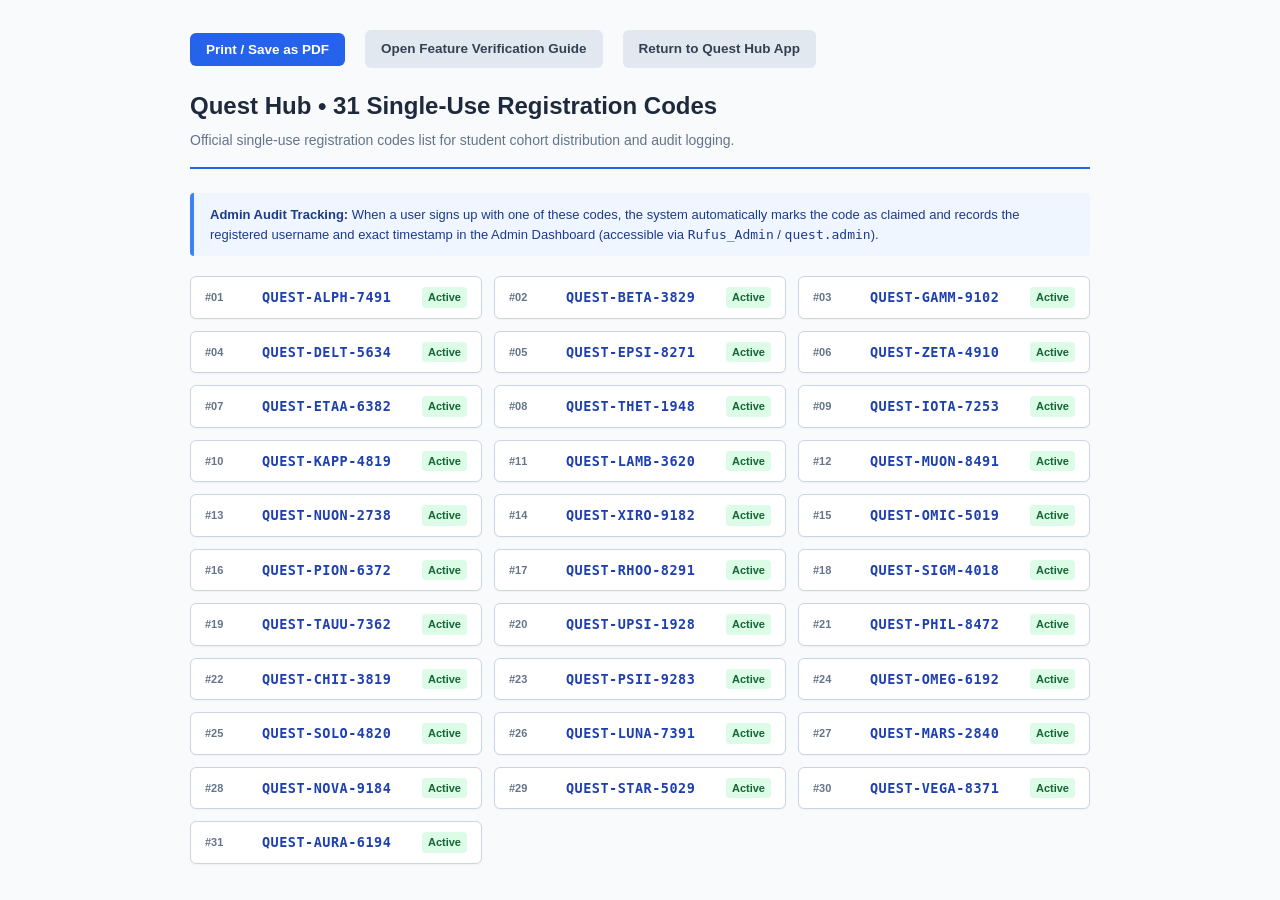
<file: public/invite_codes_roster.html>
<!DOCTYPE html>
<html lang="en">
<head>
  <meta charset="UTF-8">
  <meta name="viewport" content="width=device-width, initial-scale=1.0">
  <title>Quest Hub - 31 Working Single-Use Invite Codes Roster</title>
  <style>
    @media print {
      body { font-size: 10.5pt; padding: 10px; }
      .no-print { display: none; }
      .page-break { page-break-before: always; }
    }
    body {
      font-family: -apple-system, BlinkMacSystemFont, "Segoe UI", Roboto, Helvetica, Arial, sans-serif;
      line-height: 1.5;
      color: #0f172a;
      max-width: 900px;
      margin: 0 auto;
      padding: 30px 20px;
      background: #f8fafc;
    }
    .header {
      border-bottom: 2px solid #2563eb;
      padding-bottom: 16px;
      margin-bottom: 24px;
    }
    h1 { margin: 0 0 6px 0; font-size: 24px; color: #1e293b; }
    p { margin: 0; color: #64748b; font-size: 14px; }
    .grid {
      display: grid;
      grid-template-columns: repeat(auto-fill, minmax(260px, 1fr));
      gap: 12px;
      margin-top: 20px;
    }
    .code-card {
      background: #ffffff;
      border: 1px solid #cbd5e1;
      border-radius: 6px;
      padding: 10px 14px;
      display: flex;
      justify-content: space-between;
      align-items: center;
      box-shadow: 0 1px 2px rgba(0,0,0,0.04);
    }
    .code-num {
      font-size: 11px;
      font-weight: 700;
      color: #64748b;
      margin-right: 8px;
    }
    .code-text {
      font-family: "JetBrains Mono", Consolas, monospace;
      font-size: 13.5px;
      font-weight: 700;
      color: #1e40af;
      letter-spacing: 0.5px;
    }
    .code-status {
      font-size: 11px;
      font-weight: 600;
      padding: 2px 6px;
      border-radius: 4px;
      background: #dcfce7;
      color: #166534;
    }
    .btn {
      background: #2563eb;
      color: #fff;
      border: none;
      padding: 9px 16px;
      border-radius: 6px;
      font-weight: 600;
      cursor: pointer;
      font-size: 13.5px;
      text-decoration: none;
      display: inline-block;
    }
    .btn:hover { background: #1d4ed8; }
    .btn-secondary {
      background: #e2e8f0;
      color: #334155;
      margin-left: 10px;
    }
    .notice {
      background: #eff6ff;
      border-left: 4px solid #3b82f6;
      padding: 12px 16px;
      margin-top: 20px;
      border-radius: 4px;
      font-size: 13px;
      color: #1e3a8a;
    }
  </style>
</head>
<body>
  <div class="no-print" style="margin-bottom: 20px; display: flex; gap: 10px; align-items: center;">
    <button class="btn" onclick="window.print()">Print / Save as PDF</button>
    <a href="/public/quest_hub_guide.html" class="btn btn-secondary">Open Feature Verification Guide</a>
    <a href="/" class="btn btn-secondary">Return to Quest Hub App</a>
  </div>

  <div class="header">
    <h1>Quest Hub • 31 Single-Use Registration Codes</h1>
    <p>Official single-use registration codes list for student cohort distribution and audit logging.</p>
  </div>

  <div class="notice">
    <strong>Admin Audit Tracking:</strong> When a user signs up with one of these codes, the system automatically marks the code as claimed and records the registered username and exact timestamp in the Admin Dashboard (accessible via <code>Rufus_Admin</code> / <code>quest.admin</code>).
  </div>

  <div class="grid">
    <div class="code-card"><span class="code-num">#01</span><span class="code-text">QUEST-ALPH-7491</span><span class="code-status">Active</span></div>
    <div class="code-card"><span class="code-num">#02</span><span class="code-text">QUEST-BETA-3829</span><span class="code-status">Active</span></div>
    <div class="code-card"><span class="code-num">#03</span><span class="code-text">QUEST-GAMM-9102</span><span class="code-status">Active</span></div>
    <div class="code-card"><span class="code-num">#04</span><span class="code-text">QUEST-DELT-5634</span><span class="code-status">Active</span></div>
    <div class="code-card"><span class="code-num">#05</span><span class="code-text">QUEST-EPSI-8271</span><span class="code-status">Active</span></div>
    <div class="code-card"><span class="code-num">#06</span><span class="code-text">QUEST-ZETA-4910</span><span class="code-status">Active</span></div>
    <div class="code-card"><span class="code-num">#07</span><span class="code-text">QUEST-ETAA-6382</span><span class="code-status">Active</span></div>
    <div class="code-card"><span class="code-num">#08</span><span class="code-text">QUEST-THET-1948</span><span class="code-status">Active</span></div>
    <div class="code-card"><span class="code-num">#09</span><span class="code-text">QUEST-IOTA-7253</span><span class="code-status">Active</span></div>
    <div class="code-card"><span class="code-num">#10</span><span class="code-text">QUEST-KAPP-4819</span><span class="code-status">Active</span></div>
    <div class="code-card"><span class="code-num">#11</span><span class="code-text">QUEST-LAMB-3620</span><span class="code-status">Active</span></div>
    <div class="code-card"><span class="code-num">#12</span><span class="code-text">QUEST-MUON-8491</span><span class="code-status">Active</span></div>
    <div class="code-card"><span class="code-num">#13</span><span class="code-text">QUEST-NUON-2738</span><span class="code-status">Active</span></div>
    <div class="code-card"><span class="code-num">#14</span><span class="code-text">QUEST-XIRO-9182</span><span class="code-status">Active</span></div>
    <div class="code-card"><span class="code-num">#15</span><span class="code-text">QUEST-OMIC-5019</span><span class="code-status">Active</span></div>
    <div class="code-card"><span class="code-num">#16</span><span class="code-text">QUEST-PION-6372</span><span class="code-status">Active</span></div>
    <div class="code-card"><span class="code-num">#17</span><span class="code-text">QUEST-RHOO-8291</span><span class="code-status">Active</span></div>
    <div class="code-card"><span class="code-num">#18</span><span class="code-text">QUEST-SIGM-4018</span><span class="code-status">Active</span></div>
    <div class="code-card"><span class="code-num">#19</span><span class="code-text">QUEST-TAUU-7362</span><span class="code-status">Active</span></div>
    <div class="code-card"><span class="code-num">#20</span><span class="code-text">QUEST-UPSI-1928</span><span class="code-status">Active</span></div>
    <div class="code-card"><span class="code-num">#21</span><span class="code-text">QUEST-PHIL-8472</span><span class="code-status">Active</span></div>
    <div class="code-card"><span class="code-num">#22</span><span class="code-text">QUEST-CHII-3819</span><span class="code-status">Active</span></div>
    <div class="code-card"><span class="code-num">#23</span><span class="code-text">QUEST-PSII-9283</span><span class="code-status">Active</span></div>
    <div class="code-card"><span class="code-num">#24</span><span class="code-text">QUEST-OMEG-6192</span><span class="code-status">Active</span></div>
    <div class="code-card"><span class="code-num">#25</span><span class="code-text">QUEST-SOLO-4820</span><span class="code-status">Active</span></div>
    <div class="code-card"><span class="code-num">#26</span><span class="code-text">QUEST-LUNA-7391</span><span class="code-status">Active</span></div>
    <div class="code-card"><span class="code-num">#27</span><span class="code-text">QUEST-MARS-2840</span><span class="code-status">Active</span></div>
    <div class="code-card"><span class="code-num">#28</span><span class="code-text">QUEST-NOVA-9184</span><span class="code-status">Active</span></div>
    <div class="code-card"><span class="code-num">#29</span><span class="code-text">QUEST-STAR-5029</span><span class="code-status">Active</span></div>
    <div class="code-card"><span class="code-num">#30</span><span class="code-text">QUEST-VEGA-8371</span><span class="code-status">Active</span></div>
    <div class="code-card"><span class="code-num">#31</span><span class="code-text">QUEST-AURA-6194</span><span class="code-status">Active</span></div>
  </div>
</body>
</html>
</file>
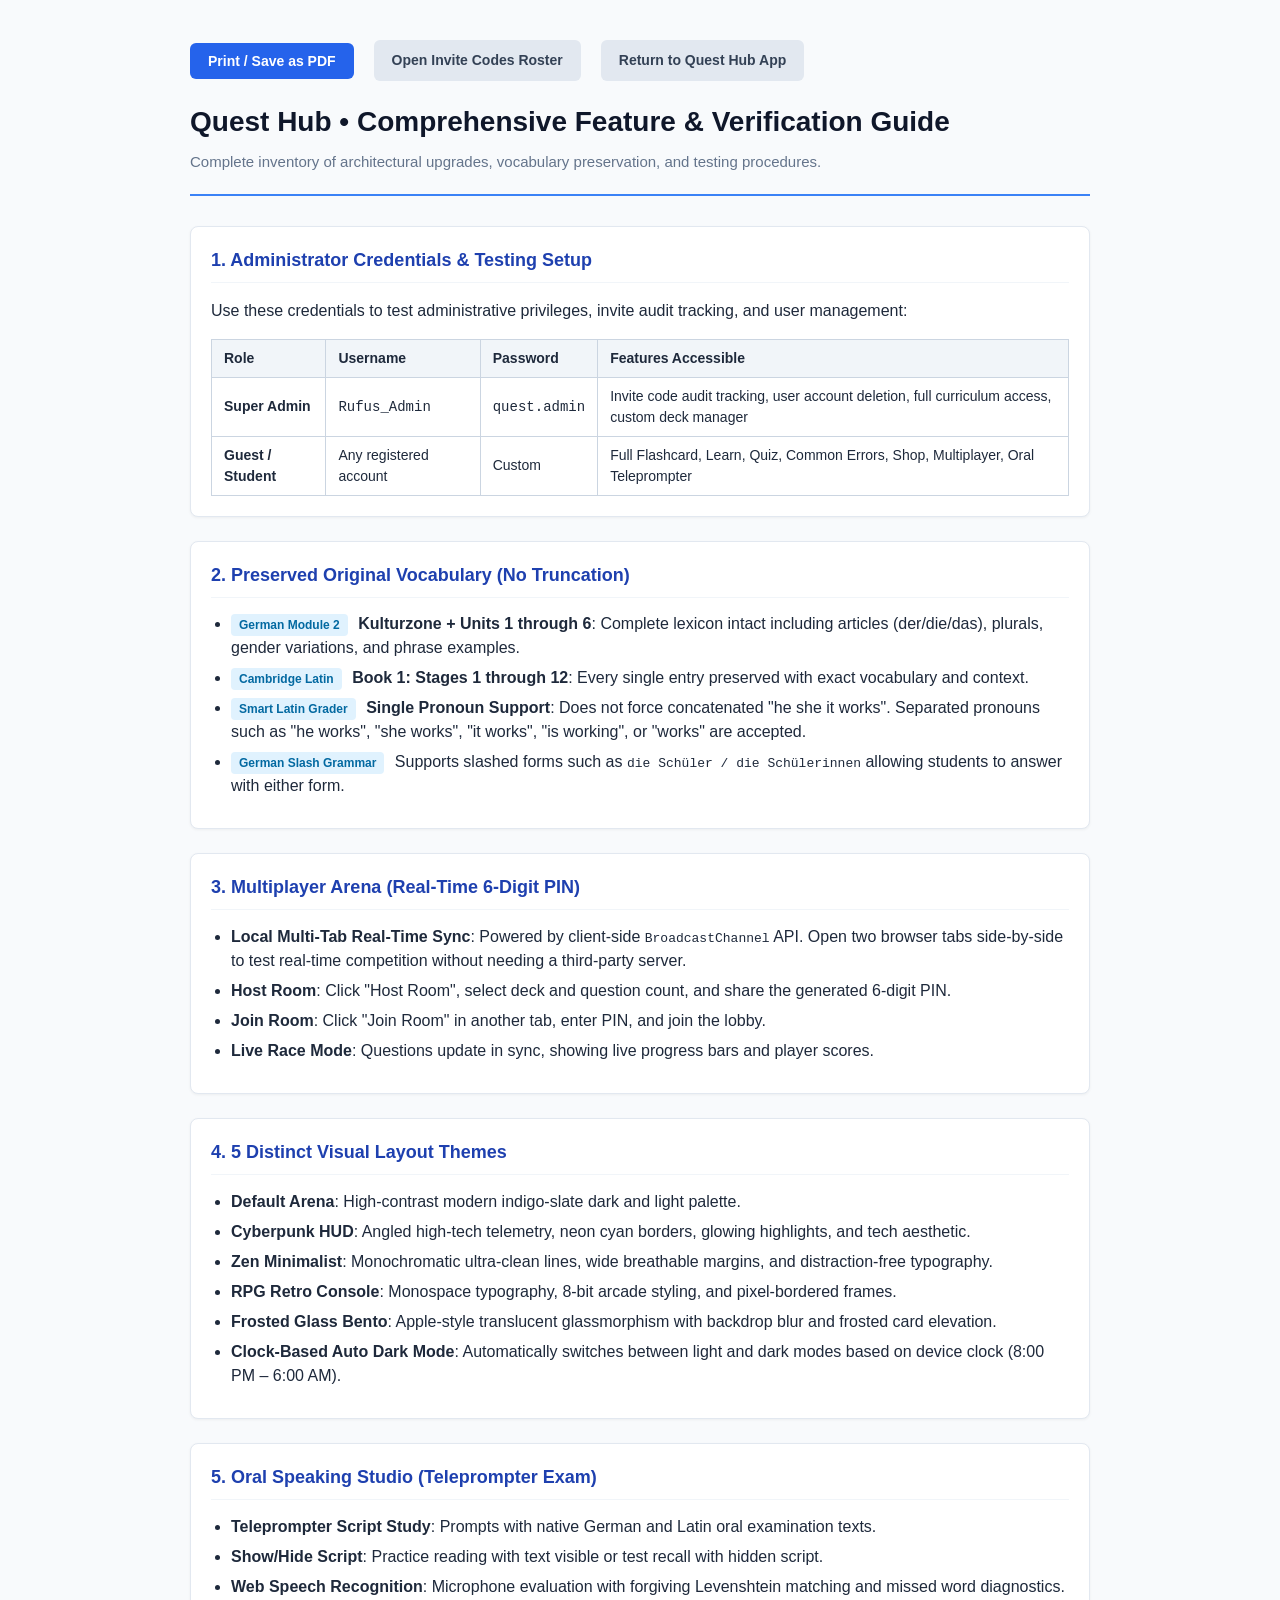
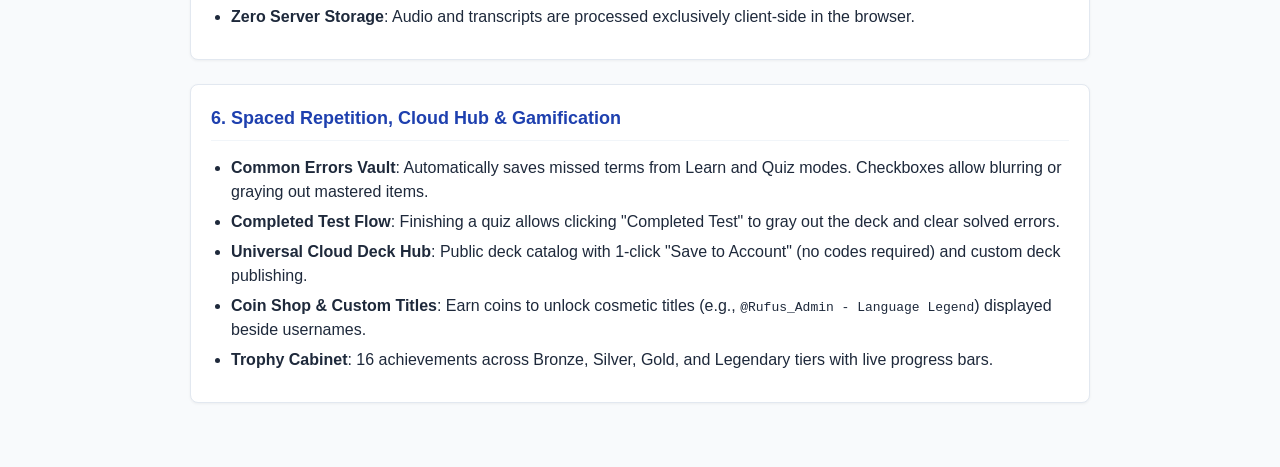
<file: public/quest_hub_guide.html>
<!DOCTYPE html>
<html lang="en">
<head>
  <meta charset="UTF-8">
  <meta name="viewport" content="width=device-width, initial-scale=1.0">
  <title>Quest Hub - Feature & Edit Verification Guide</title>
  <style>
    @media print {
      body { font-size: 11pt; }
      .no-print { display: none; }
      .page-break { page-break-before: always; }
    }
    body {
      font-family: -apple-system, BlinkMacSystemFont, "Segoe UI", Roboto, Helvetica, Arial, sans-serif;
      line-height: 1.5;
      color: #1e293b;
      max-width: 900px;
      margin: 0 auto;
      padding: 40px 24px;
      background: #f8fafc;
    }
    .header {
      border-bottom: 2px solid #3b82f6;
      padding-bottom: 20px;
      margin-bottom: 30px;
    }
    h1 { color: #0f172a; margin: 0 0 8px 0; font-size: 28px; }
    .subtitle { color: #64748b; font-size: 15px; margin: 0; }
    .card {
      background: #ffffff;
      border: 1px solid #e2e8f0;
      border-radius: 8px;
      padding: 20px;
      margin-bottom: 24px;
      box-shadow: 0 1px 3px rgba(0,0,0,0.05);
    }
    h2 {
      font-size: 18px;
      color: #1e40af;
      margin-top: 0;
      border-bottom: 1px solid #f1f5f9;
      padding-bottom: 8px;
    }
    ul { padding-left: 20px; margin: 10px 0; }
    li { margin-bottom: 6px; }
    .badge {
      display: inline-block;
      padding: 2px 8px;
      border-radius: 4px;
      font-size: 12px;
      font-weight: 600;
      background: #e0f2fe;
      color: #0369a1;
      margin-right: 6px;
    }
    .btn {
      background: #2563eb;
      color: #fff;
      border: none;
      padding: 10px 18px;
      border-radius: 6px;
      font-weight: 600;
      cursor: pointer;
      font-size: 14px;
      text-decoration: none;
      display: inline-block;
    }
    .btn:hover { background: #1d4ed8; }
    .btn-secondary {
      background: #e2e8f0;
      color: #334155;
      margin-left: 10px;
    }
    table { width: 100%; border-collapse: collapse; margin-top: 10px; font-size: 14px; }
    th, td { border: 1px solid #cbd5e1; padding: 8px 12px; text-align: left; }
    th { background: #f1f5f9; font-weight: 600; }
  </style>
</head>
<body>
  <div class="no-print" style="margin-bottom: 20px; display: flex; gap: 10px; align-items: center;">
    <button class="btn" onclick="window.print()">Print / Save as PDF</button>
    <a href="/public/invite_codes_roster.html" class="btn btn-secondary">Open Invite Codes Roster</a>
    <a href="/" class="btn btn-secondary">Return to Quest Hub App</a>
  </div>

  <div class="header">
    <h1>Quest Hub • Comprehensive Feature & Verification Guide</h1>
    <p class="subtitle">Complete inventory of architectural upgrades, vocabulary preservation, and testing procedures.</p>
  </div>

  <div class="card">
    <h2>1. Administrator Credentials & Testing Setup</h2>
    <p>Use these credentials to test administrative privileges, invite audit tracking, and user management:</p>
    <table>
      <thead>
        <tr><th>Role</th><th>Username</th><th>Password</th><th>Features Accessible</th></tr>
      </thead>
      <tbody>
        <tr>
          <td><strong>Super Admin</strong></td>
          <td><code>Rufus_Admin</code></td>
          <td><code>quest.admin</code></td>
          <td>Invite code audit tracking, user account deletion, full curriculum access, custom deck manager</td>
        </tr>
        <tr>
          <td><strong>Guest / Student</strong></td>
          <td>Any registered account</td>
          <td>Custom</td>
          <td>Full Flashcard, Learn, Quiz, Common Errors, Shop, Multiplayer, Oral Teleprompter</td>
        </tr>
      </tbody>
    </table>
  </div>

  <div class="card">
    <h2>2. Preserved Original Vocabulary (No Truncation)</h2>
    <ul>
      <li><span class="badge">German Module 2</span> <strong>Kulturzone + Units 1 through 6</strong>: Complete lexicon intact including articles (der/die/das), plurals, gender variations, and phrase examples.</li>
      <li><span class="badge">Cambridge Latin</span> <strong>Book 1: Stages 1 through 12</strong>: Every single entry preserved with exact vocabulary and context.</li>
      <li><span class="badge">Smart Latin Grader</span> <strong>Single Pronoun Support</strong>: Does not force concatenated "he she it works". Separated pronouns such as "he works", "she works", "it works", "is working", or "works" are accepted.</li>
      <li><span class="badge">German Slash Grammar</span> Supports slashed forms such as <code>die Sch&uuml;ler / die Sch&uuml;lerinnen</code> allowing students to answer with either form.</li>
    </ul>
  </div>

  <div class="card">
    <h2>3. Multiplayer Arena (Real-Time 6-Digit PIN)</h2>
    <ul>
      <li><strong>Local Multi-Tab Real-Time Sync</strong>: Powered by client-side <code>BroadcastChannel</code> API. Open two browser tabs side-by-side to test real-time competition without needing a third-party server.</li>
      <li><strong>Host Room</strong>: Click "Host Room", select deck and question count, and share the generated 6-digit PIN.</li>
      <li><strong>Join Room</strong>: Click "Join Room" in another tab, enter PIN, and join the lobby.</li>
      <li><strong>Live Race Mode</strong>: Questions update in sync, showing live progress bars and player scores.</li>
    </ul>
  </div>

  <div class="card">
    <h2>4. 5 Distinct Visual Layout Themes</h2>
    <ul>
      <li><strong>Default Arena</strong>: High-contrast modern indigo-slate dark and light palette.</li>
      <li><strong>Cyberpunk HUD</strong>: Angled high-tech telemetry, neon cyan borders, glowing highlights, and tech aesthetic.</li>
      <li><strong>Zen Minimalist</strong>: Monochromatic ultra-clean lines, wide breathable margins, and distraction-free typography.</li>
      <li><strong>RPG Retro Console</strong>: Monospace typography, 8-bit arcade styling, and pixel-bordered frames.</li>
      <li><strong>Frosted Glass Bento</strong>: Apple-style translucent glassmorphism with backdrop blur and frosted card elevation.</li>
      <li><strong>Clock-Based Auto Dark Mode</strong>: Automatically switches between light and dark modes based on device clock (8:00 PM – 6:00 AM).</li>
    </ul>
  </div>

  <div class="card">
    <h2>5. Oral Speaking Studio (Teleprompter Exam)</h2>
    <ul>
      <li><strong>Teleprompter Script Study</strong>: Prompts with native German and Latin oral examination texts.</li>
      <li><strong>Show/Hide Script</strong>: Practice reading with text visible or test recall with hidden script.</li>
      <li><strong>Web Speech Recognition</strong>: Microphone evaluation with forgiving Levenshtein matching and missed word diagnostics.</li>
      <li><strong>Zero Server Storage</strong>: Audio and transcripts are processed exclusively client-side in the browser.</li>
    </ul>
  </div>

  <div class="card">
    <h2>6. Spaced Repetition, Cloud Hub & Gamification</h2>
    <ul>
      <li><strong>Common Errors Vault</strong>: Automatically saves missed terms from Learn and Quiz modes. Checkboxes allow blurring or graying out mastered items.</li>
      <li><strong>Completed Test Flow</strong>: Finishing a quiz allows clicking "Completed Test" to gray out the deck and clear solved errors.</li>
      <li><strong>Universal Cloud Deck Hub</strong>: Public deck catalog with 1-click "Save to Account" (no codes required) and custom deck publishing.</li>
      <li><strong>Coin Shop & Custom Titles</strong>: Earn coins to unlock cosmetic titles (e.g., <code>@Rufus_Admin - Language Legend</code>) displayed beside usernames.</li>
      <li><strong>Trophy Cabinet</strong>: 16 achievements across Bronze, Silver, Gold, and Legendary tiers with live progress bars.</li>
    </ul>
  </div>
</body>
</html>
</file>
